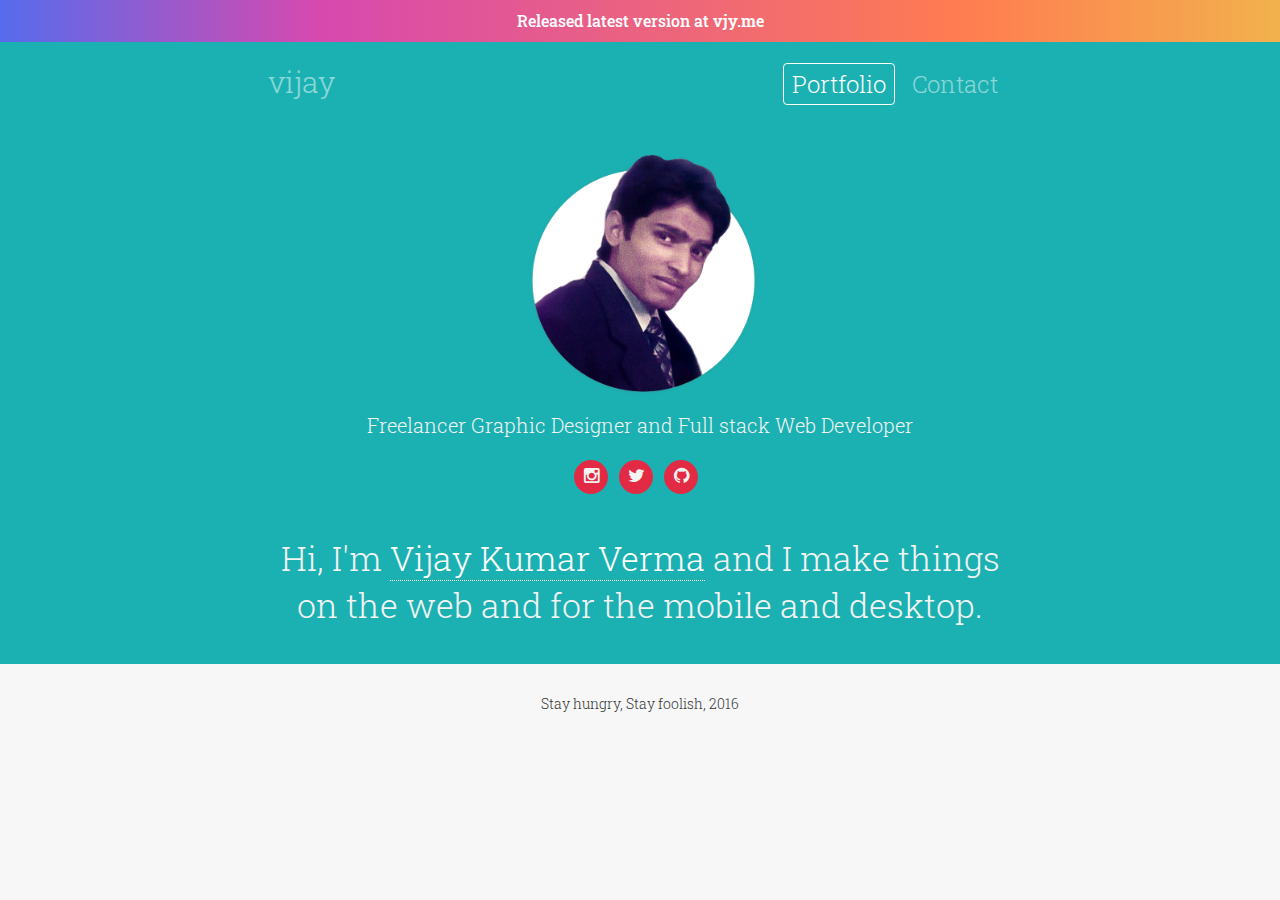
<file: v1/index.html>
<!DOCTYPE html>
<html>
  <head>
    <meta charset='utf-8'>
    <meta http-equiv="X-UA-Compatible" content="chrome=1">
    <meta name="viewport" content="width=device-width, initial-scale=1, maximum-scale=1">
    <meta name="google-site-verification" content="10tMIOgxoo8h5STSwnSrML9d__UxMEFoe6owSeAJrtM" />
    <link href='https://fonts.googleapis.com/css?family=Architects+Daughter' rel='stylesheet' type='text/css'>
    <link href="css/bootstrap.min.css" rel="stylesheet" type="text/css">
    <link href="css/styles.css" rel="stylesheet" type="text/css">
    <link href="css/font-awesome.min.css" rel="stylesheet" type="text/css">
    <!--[if lt IE 9]>
    <script src="//html5shiv.googlecode.com/svn/trunk/html5.js"></script>
    <![endif]-->
    <meta name="google-site-verification" content="smBxdY7wBbJv_yIN9R-HOT3yGy7lYShqtg_B0jJh59Q" />
    <title>Frontend designer | Web Designer | Graphic Designer</title>
  </head>
  <body>
    <div class="announce-wrapper release"><div class="container"><h2>Released latest version at <a href="https://vjy.me">vjy.me</a></h2></div></div>
      <header>
        <nav class="navbar navbar-default nav-v" id="mynav">
          <div class="container">
            <div class="navbar-header pull-left">
              <a class="navbar-brand" id="brand-v" href="index.html">vijay</a>
            </div>
              <ul class="nav nav-pills pull-right">
                <li><a href="https://www.dribbble.com/realvjy" target="_blank" class="btn-dwn">Portfolio</a></li>
                <li><a href="contact.html">Contact</a></li>
              </ul>
          </div><!-- /.container -->
        </nav><!-- /.navbar -->
      </header>
      <section class="home-about">
          <div class="container b-t">
              <div class="row">
                  <div class="col-md-12">
                      <div class="m-i">
                        <img src="img/realvjy.png" class="img-responsive center-block" width="250">
                      </div>
                      <div class="m-a">
                        <p>
                          Freelancer Graphic Designer and Full stack Web Developer
                        </p>
                      </div>
                      <div class="s-i">
                          <a href="http://instagram.com/realvjy" target="_blank"><i class="fa fa-instagram"></i></a>
                          <a href="https://twitter.com/realvjy" target="_blank"><i class="fa fa-twitter"></i></a>
                          <a href="https://github.com/realvjy" target="_blank"><i class="fa fa-github"></i></a>
                      </div>
                  </div>
                  <div class="col-md-12">
                      <div class="b-i">
                          <p class="lead">
                              Hi, I'm <span>Vijay Kumar Verma</span> and I make things on the web and for the mobile and desktop.
                          </p>
                      </div>
                  </div>
              </div>
          </div>
      </section>
      <footer class="footer">
          <div class="container">
              <div class="copyright">
                  <p>Stay hungry, Stay foolish, 2016</p>
              </div>
          </div>
      </footer>
  </body>
</html>
</file>
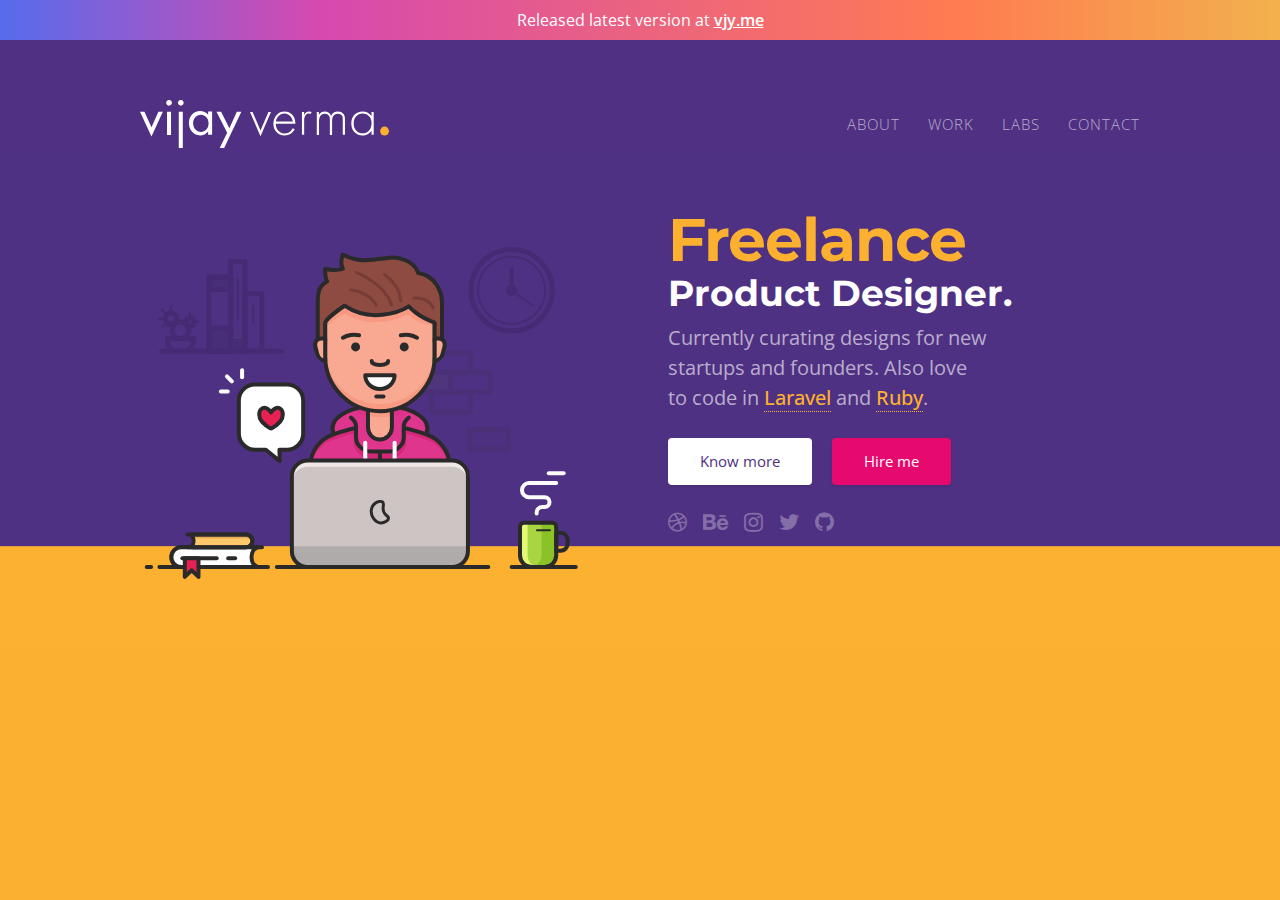
<file: v2/index.html>
<!DOCTYPE html>
<html>
<head>
  <link rel="stylesheet" href="css/main.css">
  <link rel="stylesheet" href="https://maxcdn.bootstrapcdn.com/font-awesome/4.7.0/css/font-awesome.min.css">
  <meta charset="utf-8">
  <title></title>
</head>
<body class="body-t-c">
  <header class="header">
    <div class="announce-wrapper release"><div class="container"><h2>Released latest version at <a href="https://vjy.me">vjy.me</a></h2></div></div>
    <nav class="container nav">
      <div class="nav__logo">
        <a href="#"><img src="images/logo-white.svg" alt=""></a>
      </div>
      <div class="nav__menu">
        <ul>
          <li class="active"><a href="#">About</a></li>
          <li><a href="#">Work</a></li>
          <li><a href="#">Labs</a></li>
          <li><a href="#">Contact</a></li>
        </ul>
      </div>
    </nav>
    <div class="howdy clearfix">
      <div class="illustration">
        <div class="illustration__boy">
          <img src="images/boy-illustraion.svg" alt="">
        </div>
      </div>
      <div class="htxt-box">
        <div class="container">
          <div class="htxt-box__wrap">
            <div class="htxt-box__wrap_content">
              <h2>Freelance</h2>
              <h3>Product Designer.</h3>
                <p>Currently curating designs for
new startups and founders. Also
love to code in <span>Laravel</span> and <span>Ruby</span>.</p>
              <div class="hbtn-link">
                <a href="#" class="btn btn__know">Know more</a>
                <a href="#" class="btn btn__hire">Hire me</a>
              </div>
              <div class="hsm-link">
                <a href="https://dribbble.com/realvjy" target="_blank"><i class="fa fa-dribbble"></i></a>
                <a href="https://behance.net/realvjy" target="_blank"><i class="fa fa-behance"></i></a>
                <a href="https://instagram.com/realvjy" target="_blank"><i class="fa fa-instagram"></i></a>
                <a href="https://twitter.com/realvjy" target="_blank"><i class="fa fa-twitter"></i></a>
                <a href="https://github.com/realvjy" target="_blank"><i class="fa fa-github"></i></a>
              </div>
            </div>
          </div>
        </div>
      </div>
    </div>
  </header>
  <section class="work shide">
    <div class="false-back">
    </div>
    <div class="container">
      <div class="box">
        <div class="box-4">
          <div class="box__work">
            Box 1
          </div>
        </div>
        <div class="box-4">
          <div class="box__work">
            Box 2
          </div>
        </div>
        <div class="box-4">
          <div class="box__work">
            box 3
          </div>
        </div>
      </div>
      <div class="btn-more">
        <a href="#">Show More Work</a>
      </div>
    </div>
  </section>
  <section class="blog">

  </section>
  <section class="service">

  </section>
  <section class="testimonial">

  </section>
  <section class="talk">

  </section>

</body>
</html>
</file>
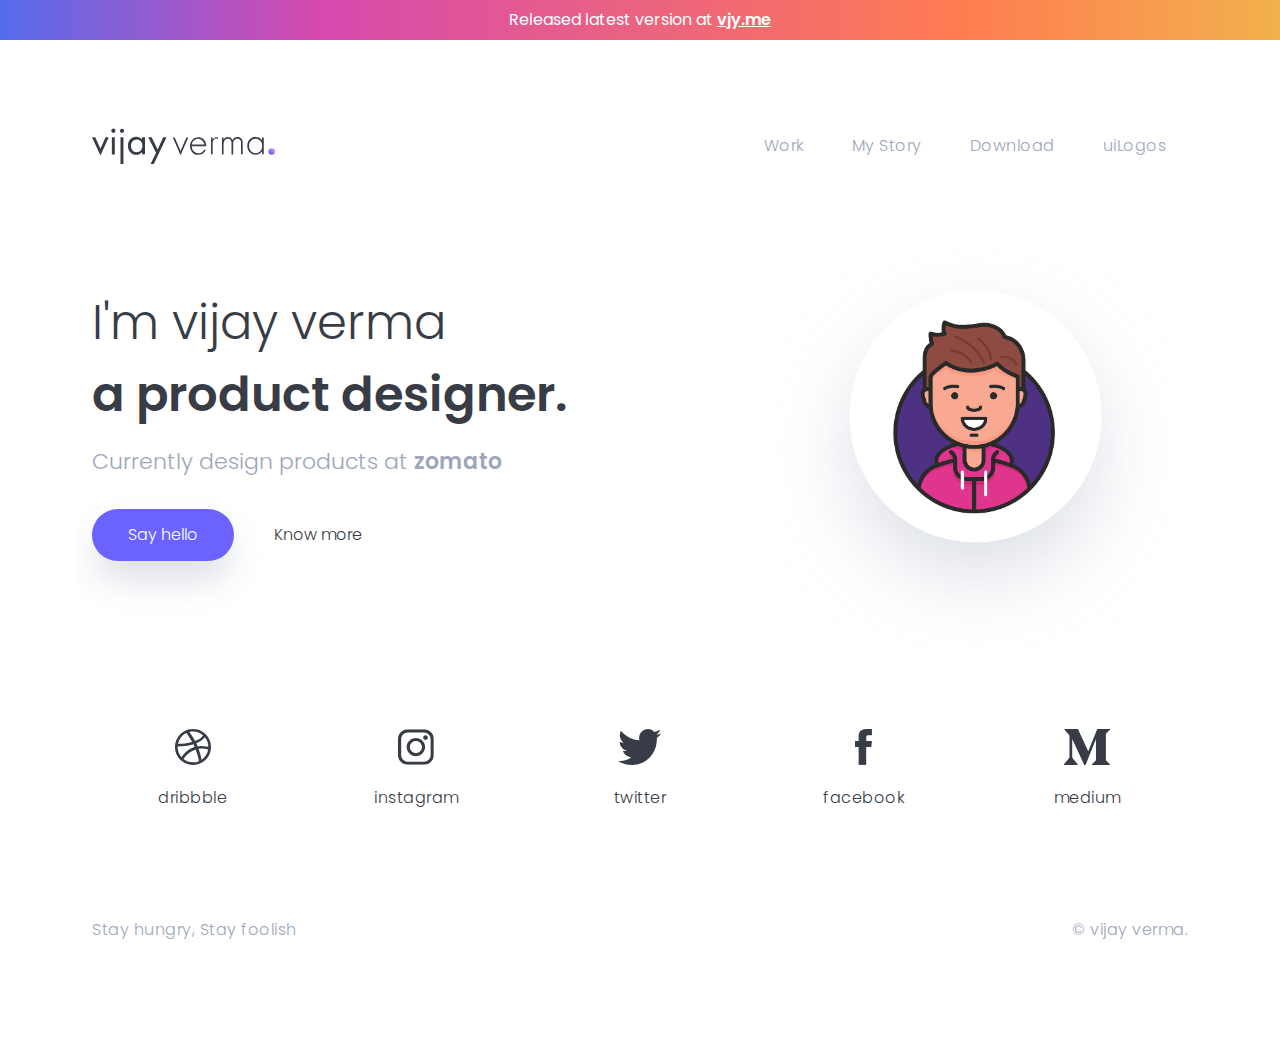
<file: v3/index.html>
<!DOCTYPE html>
<html lang="en">
<head>
      <!-- Global site tag (gtag.js) - Google Analytics -->
    <script async src="https://www.googletagmanager.com/gtag/js?id=UA-125017025-1"></script>
    <script>
      window.dataLayer = window.dataLayer || [];
      function gtag(){dataLayer.push(arguments);}
      gtag('js', new Date());

      gtag('config', 'UA-125017025-1');
    </script>

    <meta name="p:domain_verify" content="dbfaa2eee8ff143c24402785f92088b2"/>
    <meta name="description" content="vijay verma is product designer and illustrator. Currently design products at zomato" />
    <meta charset="utf-8" />

    <meta name="viewport" content="width=device-width, initial-scale=1.0, minimum-scale=1.0" />
    <title>vijay verma - product designer and illustrator</title>
    <!-- <link rel="icon" href="img/favicon.png"> -->
    <link rel="stylesheet" href="css/main.css">
</head>
<body>
  <div class="announce-wrapper release"><div class="container"><h2>Released latest version at <a href="https://vjy.me">vjy.me</a></h2></div></div>
  <div class="main-wrap">

    <header class="hero-section">
      <nav class="nav">
        <div class="nav__logo">
          <a href="#">
            <img src="images/logo_v3.svg" alt="vijay verma">
          </a>
        </div>
        <div class="nav__menu">
          <div class="toggle-btn">
            <span></span>
          </div>
          <ul>
            <li><a href="https://vjy.me/work" target="_blank">Work</a></li>
            <li><a href="http://bit.ly/2LFfZRu">My Story</a></li>
            <li><a href="http://gumroad.com/realvjy" target="_blank">Download</a></li>
            <li><a href="/uilogos">uiLogos</a></li>
          </ul>
        </div>
      </nav>
      <div class="detail">
        <div class="detail__text">
          <h1 class="thin">I'm vijay verma</h1>
          <h1 class="bold">a product designer.</h1>
          <h3 class="sub-text">Currently design products at <a class="company-link" href="https://zomato.com" target="_blank">zomato</a></h3>
          <div class="buttons">
            <a href="mailto:hello@vijayverma.co?subject=Saying Hello!!!" class="btn btn__hello">Say hello</a>
            <a href="https://www.linkedin.com/in/realvjy" target="_blank" class="btn btn__know">Know more</a>
          </div>
        </div>
        <div class="detail__image">
          <img class="illustration" src="images/avatar-2.png" alt="illustraion">
        </div>
      </div>
      <div class="social-ln">
        <div class="social social__db">
          <a href="https://www.dribbble.com/realvjy" target="_blank">
            <img src="images/dribbble.svg" alt="dribbble">
            <p>dribbble</p>
          </a>
        </div>
        <div class="social social__ig">
          <a href="https://www.instagram.com/realvjy" target="_blank">
            <img src="images/insta.svg" alt="instagram">
            <p>instagram</p>
          </a>
        </div>
        <div class="social social__tt">
          <a href="https://www.twitter.com/realvjy" target="_blank">
            <img src="images/tr.svg" alt="twitter">
            <p>twitter</p>
          </a>
        </div>
        <div class="social social__fh">
          <a href="https://www.facebook.com/realvjy" target="_blank">
            <img src="images/fk.svg" alt="facebook">
            <p>facebook</p>
          </a>
        </div>
        <div class="social social__md">
          <a href="https://www.medium.com/@realvjy" target="_blank">
            <img src="images/medium.svg" alt="medium">
            <p>medium</p>
          </a>
        </div>
      </div>
    </header>
    <footer>
      <div class="credit">
        <div class="quote">
          <p>Stay hungry, Stay foolish</p>
        </div>
        <div class="copy">
          <p>&copy; vijay verma.</p>
        </div>
      </div>
    </footer>
    <!--  end hero section-->
  </div>
</body>
</html>
</file>
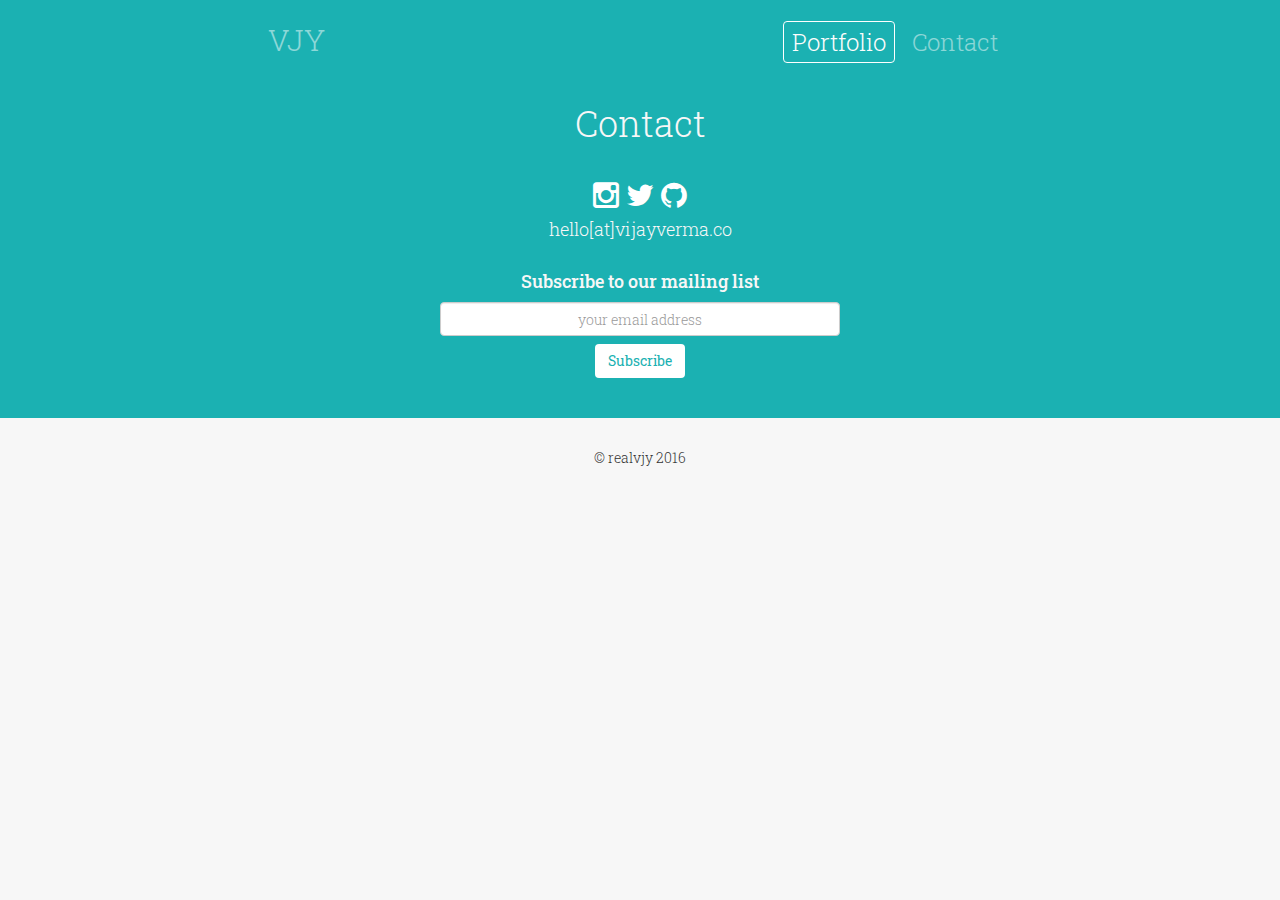
<file: v1/contact.html>
<!DOCTYPE html>
<html>
  <head>
    <meta charset='utf-8'>
    <meta http-equiv="X-UA-Compatible" content="chrome=1">
    <meta name="viewport" content="width=device-width, initial-scale=1, maximum-scale=1">
    <link href='https://fonts.googleapis.com/css?family=Architects+Daughter' rel='stylesheet' type='text/css'>
    <link href="css/bootstrap.min.css" rel="stylesheet" type="text/css">
    <link href="css/styles.css" rel="stylesheet" type="text/css">
    <link href="css/font-awesome.min.css" rel="stylesheet" type="text/css">
    <!--[if lt IE 9]>
    <script src="//html5shiv.googlecode.com/svn/trunk/html5.js"></script>
    <![endif]-->
    <title>Contact - @realvjy</title>
  </head>
  <body>
      <header>
        <nav class="navbar navbar-default nav-v" id="mynav">
          <div class="container">
            <div class="navbar-header pull-left">
              <a class="navbar-brand" id="brand-v" href="index.html">VJY</a>
            </div>
            <ul class="nav nav-pills pull-right">
              <li><a href="https://www.dribbble.com/realvjy" target="_blank" class="btn-dwn">Portfolio</a></li>
              <li><a href="contact.html">Contact</a></li>
            </ul>
          </div><!-- /.container -->
        </nav><!-- /.navbar -->
      </header>
      <section class="home-about">
          <div class="container b-t">
              <div class="row">
                  <div class="col-md-12">
                    <div class="contact">
                      <h1>
                        Contact
                      </h1>
                      <div class="row">
                        <div class="col-md-12">
                          <div class="address">
                            <div class="call">
                            </div>
                            <div class="social">
                              <a href="http://instagram.com/realvjy" target="_blank"><i class="fa fa-instagram"></i></a>
                              <a href="https://twitter.com/realvjy" target="_blank"><i class="fa fa-twitter"></i></a>
                              <a href="https://github.com/realvjy" target="_blank"><i class="fa fa-github"></i></a>
                            </div>
                            <div class="email">
                              hello[at]vijayverma.co
                            </div>
                          </div>
                        </div>
                      </div>

                      <div class="row">
                        <div class="col-md-12">
                          <!-- Begin MailChimp Signup Form -->
                          <div id="mc_embed_signup">
                            <form action="#" method="post" id="mc-embedded-subscribe-form" name="mc-embedded-subscribe-form" class="validate" target="_blank" novalidate>
                                <div id="mc_embed_signup_scroll">
                            	<h4>Subscribe to our mailing list</h4>
                            <div class="indicates-required"><span class="asterisk">*</span> indicates required</div>
                            <div class="mc-field-group">
                            	<!-- <label for="mce-EMAIL">Email Address  <span class="asterisk">*</span> -->
                            </label>
                            	<input type="email" value="" name="EMAIL" class="required email form-control" id="mce-EMAIL" placeholder="your email address">
                            </div>
                            	<div id="mce-responses" class="clear">
                            		<div class="response" id="mce-error-response" style="display:none"></div>
                            		<div class="response" id="mce-success-response" style="display:none"></div>
                            	</div>    <!-- real people should not fill this in and expect good things - do not remove this or risk form bot signups-->
                                <div style="position: absolute; left: -5000px;" aria-hidden="true"><input type="text" name="b_ed1f62133209766c02f08fd47_c4285438c3" tabindex="-1" value=""></div>
                                <div class="clear"><input type="submit" value="Subscribe" name="subscribe" id="mc-embedded-subscribe" class="button btn btn-dwn"></div>
                                </div>
                            </form>
                          </div>

                          <!--End mc_embed_signup-->
                        </div>
                      </div>
                    </div>
                  </div>
              </div>
          </div>
      </section>
      <footer class="footer">
          <div class="container">
              <div class="copyright">
                  <p>&copy; realvjy 2016</p>
              </div>
          </div>
      </footer>
  </body>
</html>
</file>
<file: v1/css/styles.css>
@import url(http://fonts.googleapis.com/css?family=Roboto+Slab:400,300,700);
@import url(http://fonts.googleapis.com/css?family=Roboto:400,300,700,400italic);
/*font-family: 'Roboto', sans-serif;*/

body,html{
    font-family: 'Roboto Slab', serif;
    background-color: #f7f7f7;
    height: 100%;
    font-weight: 300;
}


/*Main container*/
.container{
    max-width: 775px!important;
}

/*Annouce*/
.announce-wrapper.release {
    background-color: #d749af;
    background-image: linear-gradient(90deg,#566cec,#d749af 25%,#ff7c51 75%,#f2b14d);
    color: #fff;
    font-size: 16px;
    padding: 12px;
    text-align: center;
}
.announce-wrapper h2 {
   font-size: 16px;
   line-height: 18px;
   margin: 0;
}
.announce-wrapper a {
    color: #fff;
    font-weight:600;
}

/*Navbar*/
.nav-v{
    border-radius: 0!important;
    font-size: 24px;
    border: none;
    background-color: #1BB1B2;
    padding-top: 15px;
    padding-bottom: 15px;
    margin-bottom: 0;
}

.nav-v a:focus, .nav-v a:hover {
    color: #fff;
    opacity: 1;
}

.nav-v a{
    color: #fdfdfd;
    opacity: 0.5;
    transition: color 200ms ease-in-out 0s;
    -moz-transition: color 200ms ease-in-out 0s;
    -webkit-transition: color 200ms ease-in-out 0s;
}

#brand-v{
    font-size: 30px;
    color: #fff;
}


.nav-pills > li.active > a, .nav-pills > li.active > a:focus, .nav-pills > li.active > a:hover {
    color: #fff;
    background-color: transparent!important;
}

.nav > li > a:focus, .nav > li > a:hover {
    text-decoration: none;
    background-color: transparent!important;
}

section p{
    font-size: 20px;
}
/*Section home*/
.home-about{
    background-color: #1BB1B2;
    color: #f7f7f7;
}

li a.btn-dwn{
  margin-top: 6px;
  opacity: 1!important;
  border: 1px solid #fff;
  padding: 3px 8px;
}

li a.btn-dwn:hover{
  background-color: #fff!important;
  color: #1BB1B2!important;
}

.b-t{
    padding: 20px;
    padding-bottom: 20px;
}

.home-about p.lead{
  text-align: center;
    font-size: 34px;
}

.home-about p{
    color: #f3f3f3;
    margin-bottom: 15px;
}

.home-about .b-i p.lead span{
    color: #fff;
    border-bottom: 1px dotted #fff;
}

.home-about .b-i{
    padding-top: 40px;
}

.home-about .b-i a{
    color: #fff;
    border-bottom: 1px dotted #FFF;
    text-decoration: none;
    font-weight: 400;
}

.home-about .b-i a:hover{
    background-color: #fff;
    color: #f4314d;
    transition: background-color 200ms ease-in-out 0s;
    -moz-transition: background-color 200ms ease-in-out 0s;
    -webkit-transition: background-color 200ms ease-in-out 0s;
}

.home-about .m-i{
    text-align: center;
}

.home-about .m-a{
  text-align: center;
  margin-top: 15px;
}

.m-a a{
  text-decoration: none;
  color: #fff;
  border-bottom: 1px dotted #fff;
}

.m-a a:hover{
  background-color: #fff;
  color: #1BB1B2;
}

.home-about .s-i{
    text-align: center;
    margin-top: 20px;
}

.home-about .s-i a{
    display: inline-block;
    background-color: #e32a44;
    width: 34px;
    height: 34px;
    font-size: 18px;
    text-decoration: none!important;
    border-radius: 50%;
    color: #f3f3f3;
    padding-top: 3px;
    transition: background-color 200ms ease-in-out 0s;
    -moz-transition: background-color 200ms ease-in-out 0s;
    -webkit-transition: background-color 200ms ease-in-out 0s;
    margin-right: 8px;
}

.home-about .s-i a:hover{
    color: #f4314d;
    background-color: #fff;
}
/*Section cv*/
.cv{
    margin-top: 12px;
}

.cv .cv-b{
    padding: 12px 20px;
    border: 1px solid #f2f2f2;
    background-color: #fff;
    color: #404040;
}

.cv-b .header .title h1{
    font-family: 'Roboto', sans-serif;
    font-weight: 600;
    font-size: 48px;
}

.cv-b .header .btn{
    border-radius: 0;
    border: 1px solid #f4314d;
    color: #f4314d;
    position: relative;
    top: -40px;
}
.cv-b .sum p{
    margin: 0;
    color: #555;
    font-size: 18px;
}
.cv-b .header a.btn:hover, .cv-b .header a.btn:focus{
    border: 1px solid #f4314d;
    color: #fff;
    background: #f4314d;
    position: relative;
    top: -40px;
}

.info h2{
    color: #f4314d;
}

.info p{
    margin-bottom: 10px;
    color: #666;
}
.info p.strong{
    color: #444;
    font-weight: 400;
    margin: 0
}
.info a{
    text-decoration: none;
    border-bottom: 1px dotted #666;
}
.info dl{
    font-size: 18px;
}
.info img{
    margin-bottom: 40px;
}

/*Contact*/
.contact{
  padding: 0 0 20px;
}
.contact h1{
  margin: 0;
  margin-bottom: 30px;
  text-align: center;
  font-weight: 300;
}

.contact .call-i{
  text-align: right;
}
.contact .call-i span{
  background: #f3f3f3;
  display: inline-block;
  width: 80px;
  height: 80px;
  color: #f4314d;
  font-size: 36px;
  padding-top: 14px;
  padding-right: 25px;
  text-decoration: none!important;
  border-radius: 50%;
  transition: opacity 200ms ease-in-out 0s;
  -moz-transition: opacity 200ms ease-in-out 0s;
  -webkit-transition: opacity 200ms ease-in-out 0s;
}
.contact .call-t{
  padding-top: 12px;
}
.contact .email-t{
  padding-top: 28px;
}
.contact .call-t p{
  margin: 0;
}
.contact .social-t{
  padding-top: 22px;
}
.contact .social-t a{
  display: inline-block;
  background-color: #e32a44;
  width: 34px;
  height: 34px;
  font-size: 18px;
  text-decoration: none!important;
  border-radius: 50%;
  color: #f3f3f3;
  padding-top: 3px;
  text-align: center;
  transition: background-color 500ms ease-in-out 0s;
  -moz-transition: background-color 500ms ease-in-out 0s;
  -webkit-transition: background-color 500ms ease-in-out 0s;
  margin-right: 8px;
}
.contact .social-t a:hover{
  color: #f4314d;
  background-color: #fff;
}
/*Footer*/
.footer{
    text-align: center;
    padding: 30px;
}


#mc_embed_signup{
  text-align: center;
  max-width: 400px;
  margin: 0 auto;
  margin-top: 30px;
}

#mc-embedded-subscribe{
  background-color: #fff!important;
  color: #1BB1B2!important;
  margin-top: 8px;
}
#mce-EMAIL{
  text-align: center;
  display: inline-block;
}


.indicates-required{
  display: none;
}

.address{
  text-align: center;
  font-size: 18px;
}

.address .social{
  font-size: 30px;
}

.social a{
  color: #fff;
}
</file>
<file: v2/css/main.css>
@import url("https://fonts.googleapis.com/css?family=Montserrat:400,500,700,800");
@import url("https://fonts.googleapis.com/css?family=Open+Sans:300,400,600,600i,700,800");
/* http://meyerweb.com/eric/tools/css/reset/
   v2.0 | 20110126
*/
/* line 5, ../sass/base/_reset.scss */
html, body, div, span, applet, object, iframe,
h1, h2, h3, h4, h5, h6, p, blockquote, pre,
a, abbr, acronym, address, big, cite, code,
del, dfn, em, img, ins, kbd, q, s, samp,
small, strike, strong, sub, sup, tt, var,
b, u, i, center,
dl, dt, dd, ol, ul, li,
fieldset, form, label, legend,
table, caption, tbody, tfoot, thead, tr, th, td,
article, aside, canvas, details, embed,
figure, figcaption, footer, header, hgroup,
menu, nav, output, ruby, section, summary,
time, mark, audio, video {
  margin: 0;
  padding: 0;
  border: 0;
  font-size: 100%;
  font: inherit;
  font-family: "Open Sans", sans-serif;
  vertical-align: baseline;
  transition: all ease 0.2s; }

/* HTML5 display-role reset for older browsers */
/* line 28, ../sass/base/_reset.scss */
article, aside, details, figcaption, figure,
footer, header, hgroup, menu, nav, section {
  display: block; }

/* line 32, ../sass/base/_reset.scss */
body {
  line-height: 1;
  background-color: #F7F7F7; }

/* line 36, ../sass/base/_reset.scss */
ol, ul {
  list-style: none; }

/* line 39, ../sass/base/_reset.scss */
blockquote, q {
  quotes: none; }

/* line 42, ../sass/base/_reset.scss */
blockquote:before, blockquote:after,
q:before, q:after {
  content: '';
  content: none; }

/* line 47, ../sass/base/_reset.scss */
table {
  border-collapse: collapse;
  border-spacing: 0; }

/* line 52, ../sass/base/_reset.scss */
strong {
  font-weight: bold; }

/* line 56, ../sass/base/_reset.scss */
.shide {
  display: none; }

/* Makes border-box properties */
/* line 18, ../sass/components/_grid.scss */
* {
  box-sizing: border-box; }

/* line 26, ../sass/components/_grid.scss */
.container {
  max-width: 62.5rem;
  margin-left: auto;
  margin-right: auto; }
  /* line 12, ../bower_components/susy/sass/susy/output/support/_clearfix.scss */
  .container:after {
    content: " ";
    display: block;
    clear: both; }
.announce-wrapper.release {
    background-color: #d749af;
    background-image: linear-gradient(90deg,#566cec,#d749af 25%,#ff7c51 75%,#f2b14d);
    color: #fff;
    font-size: 16px;
    padding: 12px;
    text-align: center;
}
.announce-wrapper a {
    color: #fff;
    font-weight:600;
}
/* line 2, ../sass/base/_mixins.scss */
header:after, section:after {
  content: "";
  display: table;
  clear: both; }

/* line 34, ../sass/components/_grid.scss */
.box {
  z-index: 999; }
  /* line 2, ../sass/base/_mixins.scss */
  .box:after {
    content: "";
    display: table;
    clear: both; }
  /* line 37, ../sass/components/_grid.scss */
  .box .box-4 {
    width: 32.20339%;
    float: left; }
    /* line 66, ../bower_components/susy/sass/susy/language/susy/_gallery.scss */
    .box .box-4:nth-child(3n + 1) {
      margin-left: 0;
      margin-right: -100%;
      clear: both;
      margin-left: 0; }
    /* line 66, ../bower_components/susy/sass/susy/language/susy/_gallery.scss */
    .box .box-4:nth-child(3n + 2) {
      margin-left: 33.89831%;
      margin-right: -100%;
      clear: none; }
    /* line 66, ../bower_components/susy/sass/susy/language/susy/_gallery.scss */
    .box .box-4:nth-child(3n + 3) {
      margin-left: 67.79661%;
      margin-right: -100%;
      clear: none; }

/* line 43, ../sass/components/_grid.scss */
.gallery {
  margin: 0; }
  /* line 2, ../sass/base/_mixins.scss */
  .gallery:after {
    content: "";
    display: table;
    clear: both; }

/* line 48, ../sass/components/_grid.scss */
.gallery__item {
  width: 49.15254%;
  float: left;
  height: 8rem;
  margin-bottom: 1.69492%; }
  /* line 66, ../bower_components/susy/sass/susy/language/susy/_gallery.scss */
  .gallery__item:nth-child(2n + 1) {
    margin-left: 0;
    margin-right: -100%;
    clear: both;
    margin-left: 0; }
  /* line 66, ../bower_components/susy/sass/susy/language/susy/_gallery.scss */
  .gallery__item:nth-child(2n + 2) {
    margin-left: 50.84746%;
    margin-right: -100%;
    clear: none; }
  /* line 53, ../sass/components/_grid.scss */
  .gallery__item:nth-last-child(-n+2) {
    margin-bottom: 0; }
  @media (min-width: 40rem) {
    /* line 48, ../sass/components/_grid.scss */
    .gallery__item {
      width: 32.20339%;
      float: left; }
      /* line 66, ../bower_components/susy/sass/susy/language/susy/_gallery.scss */
      .gallery__item:nth-child(3n + 1) {
        margin-left: 0;
        margin-right: -100%;
        clear: both;
        margin-left: 0; }
      /* line 66, ../bower_components/susy/sass/susy/language/susy/_gallery.scss */
      .gallery__item:nth-child(3n + 2) {
        margin-left: 33.89831%;
        margin-right: -100%;
        clear: none; }
      /* line 66, ../bower_components/susy/sass/susy/language/susy/_gallery.scss */
      .gallery__item:nth-child(3n + 3) {
        margin-left: 67.79661%;
        margin-right: -100%;
        clear: none; }
      /* line 60, ../sass/components/_grid.scss */
      .gallery__item:nth-last-child(-n+3) {
        margin-bottom: 0; } }
  @media (min-width: 64rem) {
    /* line 48, ../sass/components/_grid.scss */
    .gallery__item {
      width: 23.72881%;
      float: left; }
      /* line 66, ../bower_components/susy/sass/susy/language/susy/_gallery.scss */
      .gallery__item:nth-child(4n + 1) {
        margin-left: 0;
        margin-right: -100%;
        clear: both;
        margin-left: 0; }
      /* line 66, ../bower_components/susy/sass/susy/language/susy/_gallery.scss */
      .gallery__item:nth-child(4n + 2) {
        margin-left: 25.42373%;
        margin-right: -100%;
        clear: none; }
      /* line 66, ../bower_components/susy/sass/susy/language/susy/_gallery.scss */
      .gallery__item:nth-child(4n + 3) {
        margin-left: 50.84746%;
        margin-right: -100%;
        clear: none; }
      /* line 66, ../bower_components/susy/sass/susy/language/susy/_gallery.scss */
      .gallery__item:nth-child(4n + 4) {
        margin-left: 76.27119%;
        margin-right: -100%;
        clear: none; }
      /* line 68, ../sass/components/_grid.scss */
      .gallery__item:nth-last-child(-n+4) {
        margin-bottom: 0; } }

/* line 74, ../sass/components/_grid.scss */
footer {
  width: 100%;
  float: left;
  margin-left: 0;
  margin-right: 0;
  height: 4rem; }

/* line 79, ../sass/components/_grid.scss */
.outline {
  display: block;
  margin: 1.69492% 0;
  font-family: Lato, sans-serif;
  text-decoration: none;
  text-align: center; }
  /* line 86, ../sass/components/_grid.scss */
  .outline:hover {
    text-decoration: underline; }

/* line 93, ../sass/components/_grid.scss */
.header {
  background-color: #4F3083;
  color: #ffffff; }

/* line 97, ../sass/components/_grid.scss */
.nav {
  padding-top: 60px; }
  /* line 99, ../sass/components/_grid.scss */
  .nav .nav__logo {
    float: left; }
    /* line 101, ../sass/components/_grid.scss */
    .nav .nav__logo img {
      display: block;
      height: 48px; }
  /* line 106, ../sass/components/_grid.scss */
  .nav .nav__menu {
    float: right; }
    /* line 109, ../sass/components/_grid.scss */
    .nav .nav__menu ul > li {
      display: inline-block;
      padding: 14px 12px; }
      /* line 112, ../sass/components/_grid.scss */
      .nav .nav__menu ul > li a {
        font-family: "Open Sans", sans-serif;
        font-weight: 300;
        display: block;
        line-height: 20px;
        text-transform: uppercase;
        font-size: 15px;
        letter-spacing: 1px;
        text-decoration: none;
        color: #B9ADCD;
        border-bottom: 2px solid transparent; }
        /* line 123, ../sass/components/_grid.scss */
        .nav .nav__menu ul > li a:hover {
          border-bottom: 2px solid #FCB02F;
          color: #ffffff; }
      /* line 128, ../sass/components/_grid.scss */
      .nav .nav__menu ul > li:last-child {
        padding-right: 0; }

/* line 136, ../sass/components/_grid.scss */
.howdy {
  position: relative; }
  /* line 138, ../sass/components/_grid.scss */
  .howdy .illustration {
    width: 100%;
    display: block; }
    /* line 141, ../sass/components/_grid.scss */
    .howdy .illustration .illustration__boy {
      overflow: hidden; }
      /* line 143, ../sass/components/_grid.scss */
      .howdy .illustration .illustration__boy img {
        margin-left: -40%;
        height: 60%;
        display: block; }
  /* line 150, ../sass/components/_grid.scss */
  .howdy .htxt-box {
    position: absolute;
    top: 0;
    right: 0;
    width: 100%; }
    /* line 155, ../sass/components/_grid.scss */
    .howdy .htxt-box .htxt-box__wrap {
      margin-left: 50.84746%; }
      /* line 157, ../sass/components/_grid.scss */
      .howdy .htxt-box .htxt-box__wrap .htxt-box__wrap_content {
        padding-left: 20px;
        margin-top: 60px; }
        /* line 160, ../sass/components/_grid.scss */
        .howdy .htxt-box .htxt-box__wrap .htxt-box__wrap_content h2 {
          font-family: "Montserrat", sans-serif;
          font-size: 60px;
          color: #FCB02F;
          font-weight: 700;
          letter-spacing: -1px;
          margin-bottom: 5px; }
        /* line 168, ../sass/components/_grid.scss */
        .howdy .htxt-box .htxt-box__wrap .htxt-box__wrap_content h3 {
          font-family: "Montserrat", sans-serif;
          font-size: 36px;
          font-weight: 700; }
        /* line 173, ../sass/components/_grid.scss */
        .howdy .htxt-box .htxt-box__wrap .htxt-box__wrap_content p {
          margin-top: 12px;
          margin-bottom: 25px;
          max-width: 320px;
          font-family: "Open Sans", sans-serif;
          font-size: 20px;
          font-weight: 400;
          line-height: 30px;
          color: #B9ADCD; }
          /* line 182, ../sass/components/_grid.scss */
          .howdy .htxt-box .htxt-box__wrap .htxt-box__wrap_content p span {
            font-weight: 500;
            color: #FCB02F;
            border-bottom: 1px dotted #FCB02F; }
        /* line 189, ../sass/components/_grid.scss */
        .howdy .htxt-box .htxt-box__wrap .htxt-box__wrap_content .hbtn-link {
          margin-top: 10px; }
          /* line 191, ../sass/components/_grid.scss */
          .howdy .htxt-box .htxt-box__wrap .htxt-box__wrap_content .hbtn-link .btn {
            border-radius: 4px;
            font-family: "Open Sans", sans-serif;
            text-decoration: none;
            font-size: 15px;
            line-height: 15px;
            font-weight: 400;
            padding: 16px 32px;
            display: inline-block;
            box-shadow: 0 2px 3px rgba(0, 0, 0, 0.1);
            transition: all ease 0.2s; }
            /* line 202, ../sass/components/_grid.scss */
            .howdy .htxt-box .htxt-box__wrap .htxt-box__wrap_content .hbtn-link .btn.btn__know {
              background-color: #ffffff;
              color: #4F3083;
              margin-right: 16px; }
              /* line 206, ../sass/components/_grid.scss */
              .howdy .htxt-box .htxt-box__wrap .htxt-box__wrap_content .hbtn-link .btn.btn__know:hover {
                background-color: #e6e6e6; }
            /* line 210, ../sass/components/_grid.scss */
            .howdy .htxt-box .htxt-box__wrap .htxt-box__wrap_content .hbtn-link .btn.btn__hire {
              background-color: #e60a6f;
              color: #ffffff; }
              /* line 212, ../sass/components/_grid.scss */
              .howdy .htxt-box .htxt-box__wrap .htxt-box__wrap_content .hbtn-link .btn.btn__hire:hover {
                background-color: #ce0963; }
            /* line 216, ../sass/components/_grid.scss */
            .howdy .htxt-box .htxt-box__wrap .htxt-box__wrap_content .hbtn-link .btn:hover {
              webkit-transform: translate3d(0, -1px, 0);
              -moz-transform: translate3d(0, -1px, 0);
              -ms-transform: translate3d(0, -1px, 0);
              -o-transform: translate3d(0, -1px, 0);
              transform: translate3d(0, -1px, 0); }
        /* line 225, ../sass/components/_grid.scss */
        .howdy .htxt-box .htxt-box__wrap .htxt-box__wrap_content .hsm-link {
          margin-top: 25px; }
          /* line 227, ../sass/components/_grid.scss */
          .howdy .htxt-box .htxt-box__wrap .htxt-box__wrap_content .hsm-link a {
            font-size: 22px;
            text-decoration: none;
            display: inline-block;
            color: #ffffff;
            margin-right: 12px;
            opacity: 0.3;
            transition: all ease 0.3s; }
            /* line 235, ../sass/components/_grid.scss */
            .howdy .htxt-box .htxt-box__wrap .htxt-box__wrap_content .hsm-link a:hover {
              opacity: 1; }

/* line 1, ../sass/components/_sections.scss */
section {
  position: relative; }

/* line 4, ../sass/components/_sections.scss */
.footer {
  display: block;
  width: 100%; }

/* line 10, ../sass/components/_sections.scss */
.work .box__work {
  height: 200px;
  box-shadow: 0 10px 25px 0 rgba(49, 49, 93, 0.1);
  background-color: #ffffff;
  border-radius: 5px; }

/* line 18, ../sass/components/_sections.scss */
.false-back {
  position: absolute;
  z-index: -1;
  width: 100%;
  height: 60px;
  background-color: #FCB02F; }

/* line 26, ../sass/components/_sections.scss */
.body-t-c {
  background-color: #FCB02F; }
</file>
<file: v3/css/main.css>
@import url("https://fonts.googleapis.com/css?family=Poppins:100,200,300,300i,400,500,600");
/* http://meyerweb.com/eric/tools/css/reset/
   v2.0 | 20110126
*/
/* line 5, ../sass/base/_reset.scss */
html, body, div, span, applet, object, iframe,
h1, h2, h3, h4, h5, h6, p, blockquote, pre,
a, abbr, acronym, address, big, cite, code,
del, dfn, em, img, ins, kbd, q, s, samp,
small, strike, strong, sub, sup, tt, var,
b, u, i, center,
dl, dt, dd, ol, ul, li,
fieldset, form, label, legend,
table, caption, tbody, tfoot, thead, tr, th, td,
article, aside, canvas, details, embed,
figure, figcaption, footer, header, hgroup,
menu, nav, output, ruby, section, summary,
time, mark, audio, video {
  margin: 0;
  padding: 0;
  border: 0;
  font-size: 100%;
  font: inherit;
  font-family: "Poppins", sans-serif;
  vertical-align: baseline;
  transition: all ease 0.2s;
}

/* HTML5 display-role reset for older browsers */
/* line 28, ../sass/base/_reset.scss */
article, aside, details, figcaption, figure,
footer, header, hgroup, menu, nav, section {
  display: block;
}

/* line 32, ../sass/base/_reset.scss */
body {
  line-height: 1;
  background-color: #ffffff;
}

/* line 36, ../sass/base/_reset.scss */
ol, ul {
  list-style: none;
}
.announce-wrapper.release {
    background-color: #d749af;
    background-image: linear-gradient(90deg,#566cec,#d749af 25%,#ff7c51 75%,#f2b14d);
    color: #fff;
    font-size: 16px;
    padding: 12px;
    text-align: center;
}
.announce-wrapper h2 {
   font-size: 16px;
}
.announce-wrapper a {
    color: #fff;
    font-weight:600;
}

/* line 39, ../sass/base/_reset.scss */
blockquote, q {
  quotes: none;
}

/* line 42, ../sass/base/_reset.scss */
blockquote:before, blockquote:after,
q:before, q:after {
  content: '';
  content: none;
}

/* line 47, ../sass/base/_reset.scss */
table {
  border-collapse: collapse;
  border-spacing: 0;
}

/* line 52, ../sass/base/_reset.scss */
strong {
  font-weight: bold;
}

/* line 56, ../sass/base/_reset.scss */
.shide {
  display: none;
}

/* line 1, ../sass/components/_typography.scss */
h1 {
  font-size: 48px;
}

/* line 5, ../sass/components/_typography.scss */
h2 {
  font-size: 36px;
}

/* line 9, ../sass/components/_typography.scss */
h3 {
  font-size: 26px;
}

/* line 13, ../sass/components/_typography.scss */
h4 {
  font-size: 26px;
}

/* Makes border-box properties */
/* Global Settings */
/* --------------- */
/* line 5, ../sass/components/_grid.scss */
:root {
  --gutter: 0.5rem;
  --columns: 2;
}

/* line 12, ../sass/components/_grid.scss */
* {
  --span: initial;
  --width: calc(var(--span) / var(--columns) * 100%);
  box-sizing: border-box;
}

/* line 2, ../sass/base/_mixins.scss */
header:after, section:after {
  content: "";
  display: table;
  clear: both;
}

/* line 48, ../sass/components/_grid.scss */
.main-wrap {
  max-width: 75rem;
  margin: 0 auto;
  overflow: hidden;
  padding: 0 36px;
}

/* line 55, ../sass/components/_grid.scss */
.nav, .detail, .social-ln, footer .credit {
  overflow: hidden;
}

/* line 61, ../sass/components/_grid.scss */
.nav {
  padding: 16px;
  display: flex;
  justify-content: space-between;
  flex-wrap: wrap;
}
/* line 67, ../sass/components/_grid.scss */
.nav .nav__logo {
  width: 48.97959%;
}
/* line 69, ../sass/components/_grid.scss */
.nav .nav__logo img {
  display: inline-block;
  height: 36px;
}
/* line 74, ../sass/components/_grid.scss */
.nav .nav__menu {
  width: 48.97959%;
  text-align: right;
}
/* line 77, ../sass/components/_grid.scss */
.nav .nav__menu .toggle-btn {
  display: none;
  transition: ease all .2s;
}
/* line 80, ../sass/components/_grid.scss */
.nav .nav__menu .toggle-btn span {
  display: block;
  width: 21px;
  height: 21px;
  padding: 9px;
  background-color: #6C63FF;
}
/* line 89, ../sass/components/_grid.scss */
.nav .nav__menu ul > li {
  display: inline-block;
}
/* line 91, ../sass/components/_grid.scss */
.nav .nav__menu ul > li a {
  display: block;
  font-size: 16px;
  font-weight: 300;
  letter-spacing: .5px;
  line-height: 36px;
  text-decoration: none;
  color: #9DA6BA;
  padding: 0 22px;
  transition: all ease 0.2s;
  -webkit-transition: all ease 0.2s;
}
/* line 102, ../sass/components/_grid.scss */
.nav .nav__menu ul > li a:hover {
  color: #373C46;
}
/* line 107, ../sass/components/_grid.scss */
.nav .nav__menu ul > li.active a {
  color: #373C46;
}
/* line 111, ../sass/components/_grid.scss */
.nav .nav__menu ul > li:last-child {
  padding-right: 0;
}
@media (max-width: 64rem) {
  /* line 120, ../sass/components/_grid.scss */
  .nav .nav__logo {
    width: 38.77551%;
  }
  /* line 124, ../sass/components/_grid.scss */
  .nav .nav__menu {
    width: 59.18367%;
  }
  /* line 126, ../sass/components/_grid.scss */
  .nav .nav__menu ul {
    display: none;
  }
  /* line 129, ../sass/components/_grid.scss */
  .nav .nav__menu .toggle-btn {
    display: inline-block;
  }
}

/* line 138, ../sass/components/_grid.scss */
.detail {
  padding: 16px;
  display: flex;
  justify-content: space-between;
  flex-wrap: wrap;
}
/* line 144, ../sass/components/_grid.scss */
.detail .detail__text {
  padding-top: 100px;
  width: 59.18367%;
  color: #373C46;
}
/* line 148, ../sass/components/_grid.scss */
.detail .detail__text .thin {
  font-weight: 300;
  margin-bottom: 24px;
}
/* line 152, ../sass/components/_grid.scss */
.detail .detail__text .bold {
  font-weight: 600;
  margin-bottom: 32px;
}
/* line 156, ../sass/components/_grid.scss */
.detail .detail__text .sub-text {
  font-size: 22px;
  color: #9DA6BA;
  font-weight: 300;
}
/* line 160, ../sass/components/_grid.scss */
.detail .detail__text .sub-text .company-link {
  font-weight: 600;
  color: #9DA6BA;
  text-decoration: none;
  transition: all ease .2s;
  -webkit-transition: all ease .2s;
}
/* line 166, ../sass/components/_grid.scss */
.detail .detail__text .sub-text .company-link:hover {
  color: #59657e;
}
/* line 172, ../sass/components/_grid.scss */
.detail .detail__text .buttons {
  margin-top: 36px;
  padding-bottom: 50px;
}
/* line 175, ../sass/components/_grid.scss */
.detail .detail__text .buttons .btn {
  text-decoration: none;
  font-size: 16px;
  line-height: 16px;
  font-weight: 300;
  padding: 18px 36px;
  display: inline-block;
  transition: all ease 0.2s;
  border-radius: 26px;
}
/* line 184, ../sass/components/_grid.scss */
.detail .detail__text .buttons .btn.btn__hello {
  color: #ffffff;
  background-color: #6C63FF;
  box-shadow: 0 20px 36px -4px rgba(157, 166, 186, 0.4);
}
/* line 188, ../sass/components/_grid.scss */
.detail .detail__text .buttons .btn.btn__hello:hover {
  background-color: #675eff;
  box-shadow: 0 10px 26px -5px rgba(157, 166, 186, 0.4);
}
/* line 193, ../sass/components/_grid.scss */
.detail .detail__text .buttons .btn.btn__know {
  color: #373C46;
}
/* line 195, ../sass/components/_grid.scss */
.detail .detail__text .buttons .btn.btn__know:hover {
  color: #6C63FF;
}
/* line 202, ../sass/components/_grid.scss */
.detail .detail__image {
  width: 38.77551%;
  padding-top: 40px;
}
/* line 205, ../sass/components/_grid.scss */
.detail .detail__image .illustration {
  display: inline-block;
  max-width: 100%;
}
@media (max-width: 64rem) {
  /* line 138, ../sass/components/_grid.scss */
  .detail {
    flex-direction: column;
  }
  /* line 214, ../sass/components/_grid.scss */
  .detail .detail__text {
    order: 2;
    text-align: center;
    width: 100%;
    padding-top: 0;
  }
  /* line 219, ../sass/components/_grid.scss */
  .detail .detail__text h1 {
    font-size: 26px;
  }
  /* line 222, ../sass/components/_grid.scss */
  .detail .detail__text .thin {
    margin-bottom: 20px;
  }
  /* line 225, ../sass/components/_grid.scss */
  .detail .detail__text .bold {
    margin-bottom: 20px;
  }
  /* line 228, ../sass/components/_grid.scss */
  .detail .detail__text .sub-text {
    font-size: 16px;
    line-height: 30px;
  }
  /* line 233, ../sass/components/_grid.scss */
  .detail .detail__text .buttons .btn__hello {
    display: block;
    margin-bottom: 24px;
  }
  /* line 237, ../sass/components/_grid.scss */
  .detail .detail__text .buttons .btn__know {
    display: block;
  }
  /* line 242, ../sass/components/_grid.scss */
  .detail .detail__image {
    order: 1;
    width: 100%;
    padding: 0;
  }
}

/* line 253, ../sass/components/_grid.scss */
.social-ln {
  padding: 16px;
  display: flex;
  justify-content: space-between;
  flex-wrap: wrap;
  margin-top: 30px;
}
/* line 260, ../sass/components/_grid.scss */
.social-ln .social {
  text-align: center;
  width: 18.36735%;
}
/* line 263, ../sass/components/_grid.scss */
.social-ln .social a {
  display: inline-block;
  text-decoration: none;
  color: #373C46;
  transition: ease all .2s;
}
/* line 268, ../sass/components/_grid.scss */
.social-ln .social a img {
  display: inline-block;
  height: 36px;
  margin-bottom: 22px;
}
/* line 273, ../sass/components/_grid.scss */
.social-ln .social a p {
  font-weight: 300;
  letter-spacing: .5px;
}
/* line 278, ../sass/components/_grid.scss */
.social-ln .social a:hover p {
  color: #9DA6BA;
  margin-top: 5px;
}
/* line 282, ../sass/components/_grid.scss */
.social-ln .social a:hover img {
  margin-top: -5px;
}
@media (max-width: 64rem) {
  /* line 253, ../sass/components/_grid.scss */
  .social-ln {
    margin-top: 0;
    padding: 0;
  }
  /* line 308, ../sass/components/_grid.scss */
  .social-ln .social {
    text-align: center;
  }
  /* line 311, ../sass/components/_grid.scss */
  .social-ln .social a img {
    display: inline-block;
    height: 18px;
    margin-bottom: 22px;
  }
  /* line 316, ../sass/components/_grid.scss */
  .social-ln .social a p {
    font-weight: 400;
    font-size: 12px;
  }
}

/* line 329, ../sass/components/_grid.scss */
footer .credit {
  padding: 16px;
  display: flex;
  justify-content: space-between;
  flex-wrap: wrap;
  padding-top: 100px;
  padding-bottom: 100px;
  color: #9DA6BA;
  font-weight: 300;
  letter-spacing: .5px;
}
/* line 340, ../sass/components/_grid.scss */
footer .credit .quote {
  width: 48.97959%;
}
/* line 343, ../sass/components/_grid.scss */
footer .credit .copy {
  text-align: right;
  width: 48.97959%;
}
@media (max-width: 64rem) {
  /* line 329, ../sass/components/_grid.scss */
  footer .credit {
    padding: 10px 16px;
    margin-top: 72px;
  }
  /* line 351, ../sass/components/_grid.scss */
  footer .credit .quote {
    text-align: center;
    width: 100%;
    margin-bottom: 48px;
    font-size: 14px;
  }
  /* line 357, ../sass/components/_grid.scss */
  footer .credit .copy {
    color: #373C46;
    text-align: center;
    width: 100%;
    margin-bottom: 32px;
  }
}

/* line 3, ../sass/components/_sections.scss */
.hero-section {
  margin-top: 72px;
}
@media (max-width: 64rem) {
  /* line 3, ../sass/components/_sections.scss */
  .hero-section {
    margin-top: 30px;
  }
}
</file>
